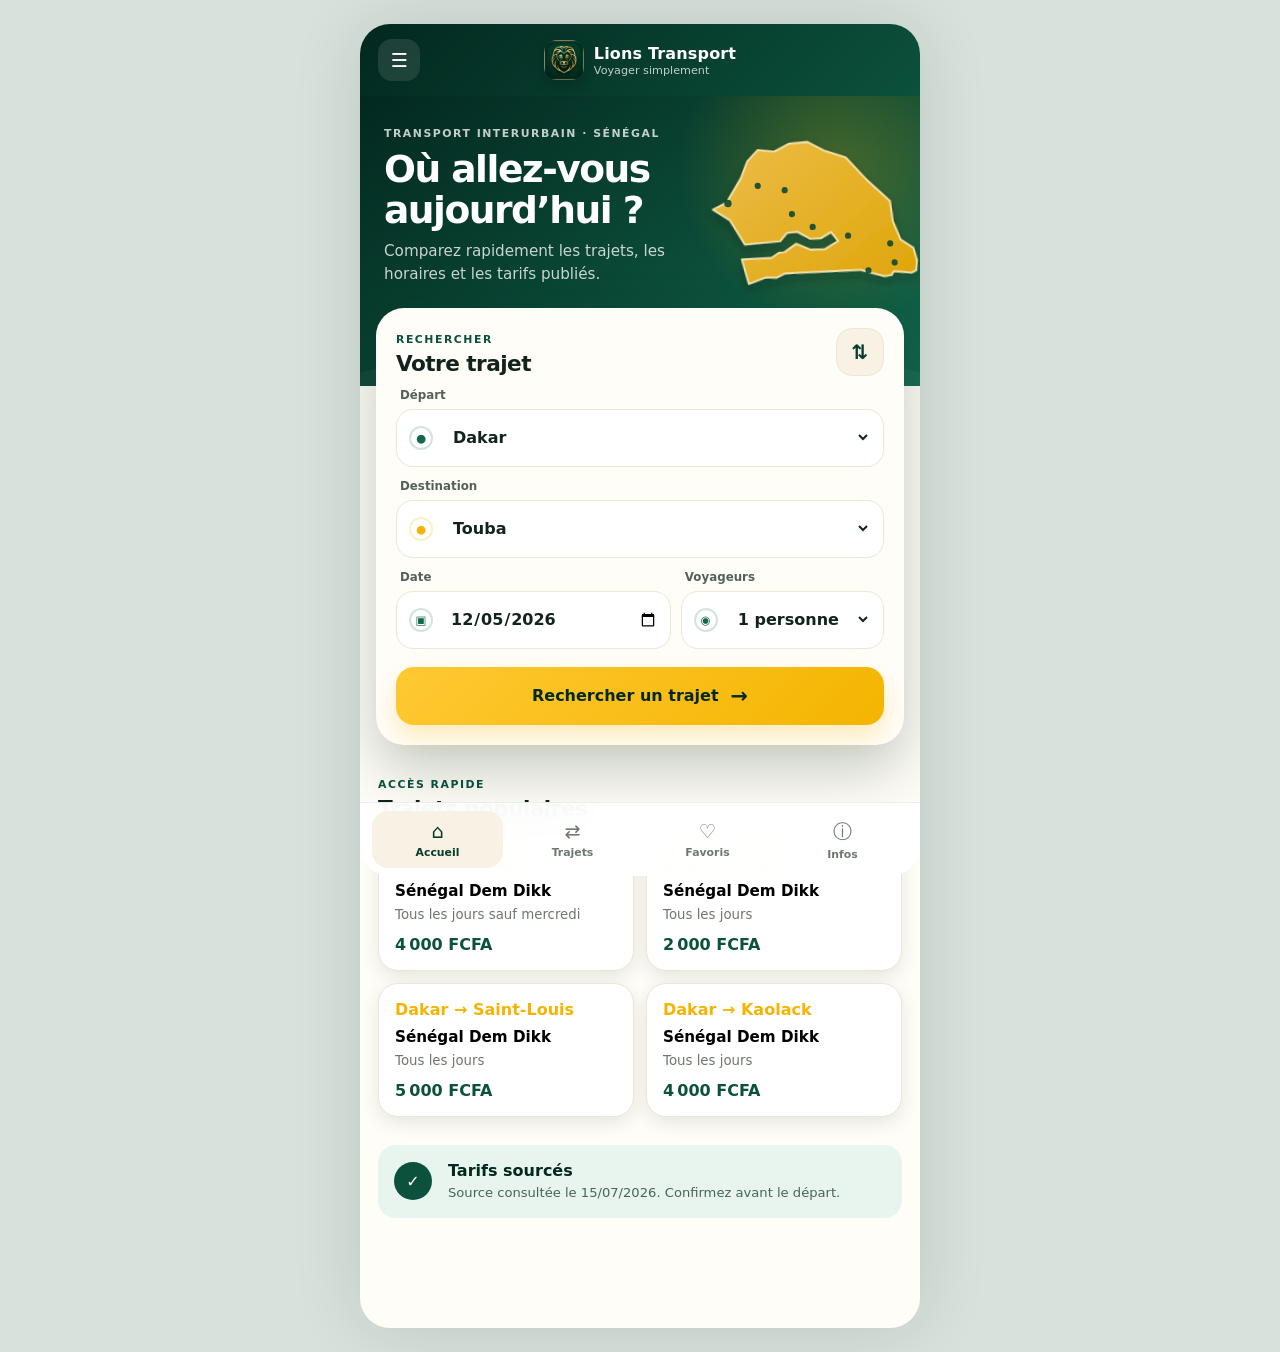
<file: index.html>
<!doctype html>
<html lang="fr">
<head>
  <meta charset="utf-8" />
  <meta name="viewport" content="width=device-width,initial-scale=1,viewport-fit=cover" />
  <meta name="theme-color" content="#073c2d" />
  <meta name="description" content="Consultez les trajets, tarifs, horaires et points de départ interurbains au Sénégal." />
  <title>Lions Transport — Transport interurbain au Sénégal</title>
  <link rel="manifest" href="manifest.webmanifest" />
  <link rel="icon" href="assets/icon-192.png" />
  <link rel="apple-touch-icon" href="assets/icon-192.png" />
  <link rel="stylesheet" href="styles.css" />
</head>
<body>
  <div class="app-shell">
    <header class="topbar">
      <button class="icon-btn" id="menuBtn" aria-label="Ouvrir le menu">☰</button>
      <a class="brand" href="#home" aria-label="Accueil Lions Transport">
        <img class="brand-logo" src="assets/icon-192.png" alt="Logo Lions Transport" />
        <span><strong>Lions Transport</strong><small>Voyager simplement</small></span>
      </a>
      <button class="icon-btn" id="installBtn" aria-label="Installer l’application" hidden>↓</button>
    </header>

    <main>
      <section class="view active" id="homeView" data-view="home">
        <section class="hero">
          <div class="hero-copy">
            <span class="eyebrow">Transport interurbain · Sénégal</span>
            <h1>Où allez-vous aujourd’hui&nbsp;?</h1>
            <p>Comparez rapidement les trajets, les horaires et les tarifs publiés.</p>
          </div>
          <img src="assets/senegal-map.svg" alt="Carte stylisée du Sénégal" class="senegal-map" />
        </section>

        <section class="search-card" aria-labelledby="searchTitle">
          <div class="section-heading compact">
            <div>
              <span class="eyebrow dark">Rechercher</span>
              <h2 id="searchTitle">Votre trajet</h2>
            </div>
            <button class="swap-btn" id="swapBtn" type="button" aria-label="Inverser le départ et la destination">⇅</button>
          </div>

          <form id="searchForm">
            <label class="field">
              <span>Départ</span>
              <span class="field-control"><span class="field-icon">●</span><select id="fromSelect" required></select></span>
            </label>
            <label class="field">
              <span>Destination</span>
              <span class="field-control"><span class="field-icon destination">●</span><select id="toSelect" required></select></span>
            </label>
            <div class="field-grid">
              <label class="field">
                <span>Date</span>
                <span class="field-control"><span class="field-icon">▣</span><input id="dateInput" type="date" required /></span>
              </label>
              <label class="field">
                <span>Voyageurs</span>
                <span class="field-control"><span class="field-icon">◉</span><select id="passengerSelect">
                  <option value="1">1 personne</option>
                  <option value="2">2 personnes</option>
                  <option value="3">3 personnes</option>
                  <option value="4">4 personnes</option>
                  <option value="5">5 personnes</option>
                </select></span>
              </label>
            </div>
            <button class="primary-btn" type="submit">Rechercher un trajet <span>→</span></button>
          </form>
        </section>

        <section class="popular-section">
          <div class="section-heading">
            <div>
              <span class="eyebrow dark">Accès rapide</span>
              <h2>Trajets populaires</h2>
            </div>
          </div>
          <div class="popular-grid" id="popularGrid"></div>
        </section>

        <section class="trust-note">
          <span class="trust-icon">✓</span>
          <div>
            <strong>Tarifs sourcés</strong>
            <p>Source consultée le <span id="sourceDate"></span>. Confirmez avant le départ.</p>
          </div>
        </section>
      </section>

      <section class="view" id="resultsView" data-view="results">
        <div class="page-header">
          <button class="back-btn" data-go="home" aria-label="Retour">←</button>
          <div>
            <span class="eyebrow">Résultats</span>
            <h1 id="resultsTitle">Trajets disponibles</h1>
          </div>
        </div>
        <div class="results-summary" id="resultsSummary"></div>
        <div class="route-list" id="routeList"></div>
      </section>

      <section class="view" id="favoritesView" data-view="favorites">
        <div class="page-header simple">
          <div>
            <span class="eyebrow">Enregistrés</span>
            <h1>Mes favoris</h1>
          </div>
        </div>
        <div class="route-list" id="favoritesList"></div>
      </section>

      <section class="view" id="infoView" data-view="info">
        <div class="page-header simple">
          <div>
            <span class="eyebrow">À propos</span>
            <h1>Informations utiles</h1>
          </div>
        </div>
        <article class="info-card">
          <h2>Avant de voyager</h2>
          <p>Les tarifs, horaires et lieux de départ peuvent être modifiés par le transporteur. Appelez avant de vous rendre au point de départ.</p>
        </article>
        <article class="info-card">
          <h2>Source des données</h2>
          <p>Les données initiales sont issues du réseau interurbain publié par Dakar Dem Dikk.</p>
          <a class="text-link" href="https://demdikk.sn/reseau-interurbain/" target="_blank" rel="noopener">Consulter la source officielle ↗</a>
        </article>
        <article class="info-card">
          <h2>Administration</h2>
          <p>Les trajets peuvent être complétés et mis à jour depuis l’espace administrateur local.</p>
          <a class="secondary-btn" href="admin/">Ouvrir /admin</a>
        </article>
      </section>
    </main>

    <nav class="bottom-nav" aria-label="Navigation principale">
      <button class="nav-item active" data-nav="home"><span>⌂</span><small>Accueil</small></button>
      <button class="nav-item" data-nav="results"><span>⇄</span><small>Trajets</small></button>
      <button class="nav-item" data-nav="favorites"><span>♡</span><small>Favoris</small></button>
      <button class="nav-item" data-nav="info"><span>ⓘ</span><small>Infos</small></button>
    </nav>
  </div>

  <aside class="drawer" id="drawer" aria-hidden="true">
    <div class="drawer-panel">
      <div class="drawer-head">
        <div class="brand"><img class="brand-logo" src="assets/icon-192.png" alt="Logo Lions Transport" /><span><strong>Lions Transport</strong><small>Sénégal</small></span></div>
        <button class="icon-btn dark" id="closeMenuBtn" aria-label="Fermer">×</button>
      </div>
      <button data-drawer-nav="home">Accueil</button>
      <button data-drawer-nav="favorites">Mes favoris</button>
      <button data-drawer-nav="info">Informations</button>
      <a href="admin/">Administration</a>
      <p class="drawer-note">Version de départ · données administrables localement.</p>
    </div>
  </aside>

  <dialog id="routeDialog" class="route-dialog">
    <div id="dialogContent"></div>
  </dialog>

  <div class="toast" id="toast" role="status" aria-live="polite"></div>

  <script src="data.js"></script>
  <script src="app.js"></script>
</body>
</html>
</file>
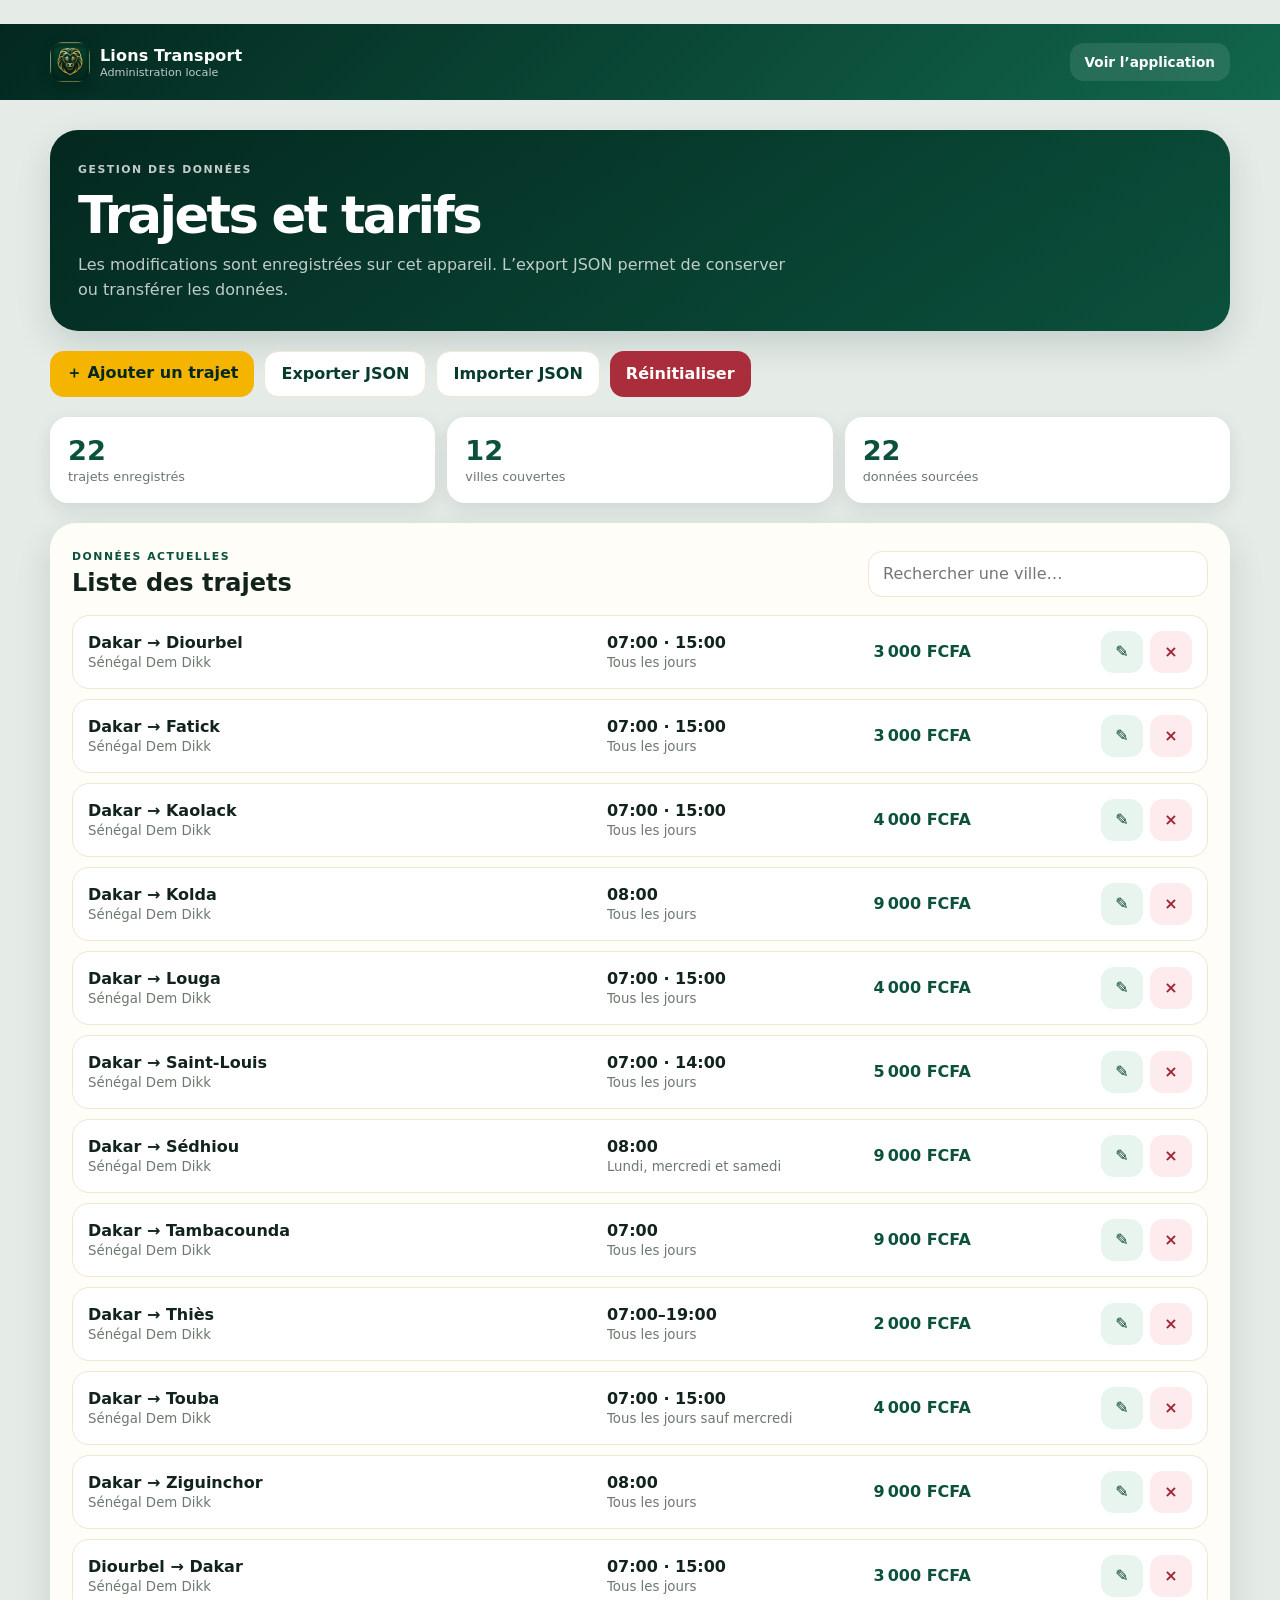
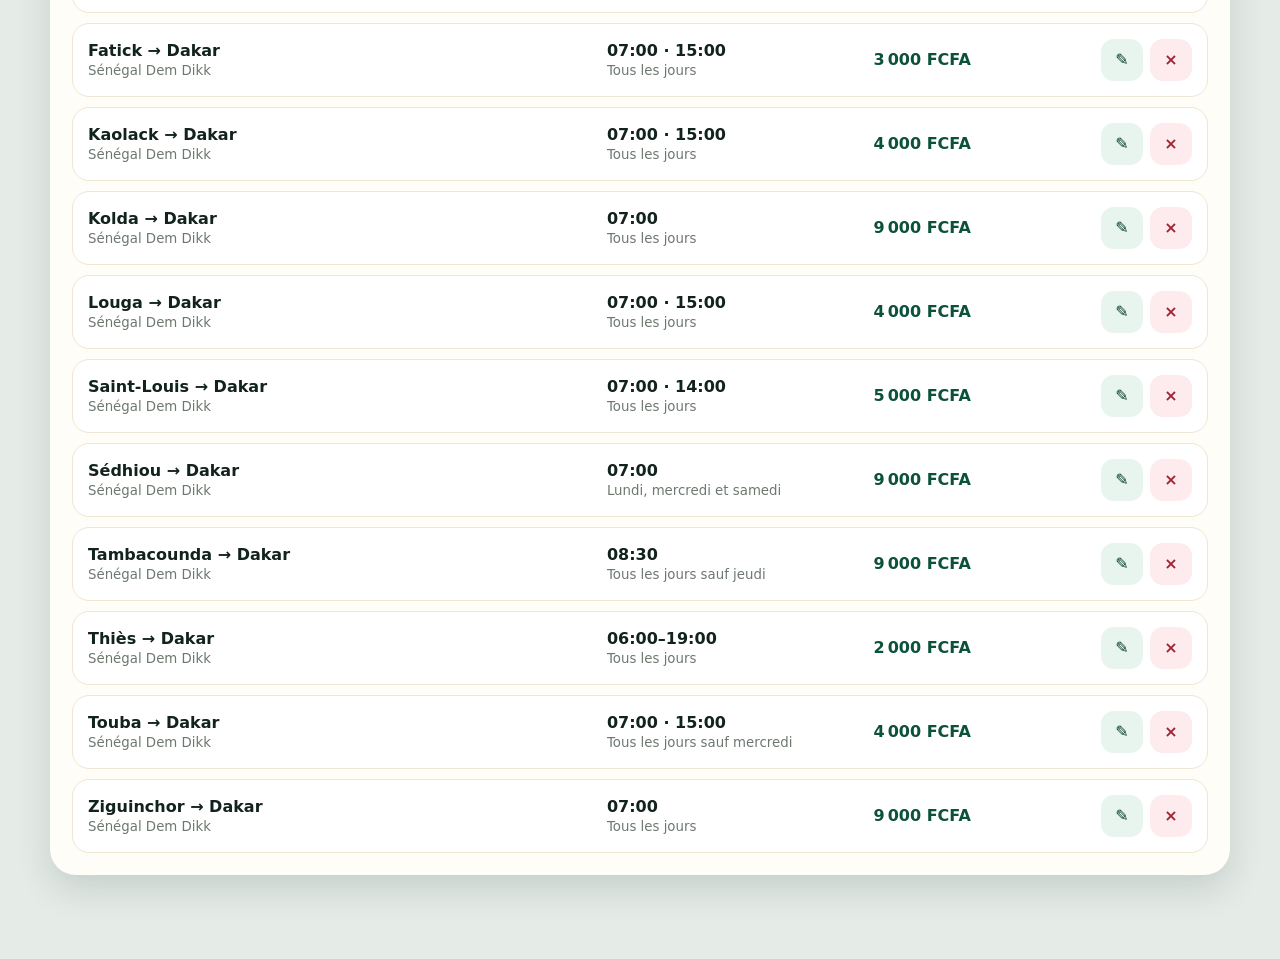
<file: admin/index.html>
<!doctype html>
<html lang="fr">
<head>
  <meta charset="utf-8" />
  <meta name="viewport" content="width=device-width,initial-scale=1" />
  <meta name="theme-color" content="#073c2d" />
  <title>Administration — Lions Transport</title>
  <link rel="icon" href="../assets/icon-192.png" />
  <link rel="stylesheet" href="../styles.css" />
  <link rel="stylesheet" href="admin.css" />
</head>
<body class="admin-body">
  <div class="admin-shell">
    <header class="admin-topbar">
      <a class="brand" href="../">
        <img class="brand-logo" src="../assets/icon-192.png" alt="Logo Lions Transport" />
        <span><strong>Lions Transport</strong><small>Administration locale</small></span>
      </a>
      <a class="admin-back" href="../">Voir l’application</a>
    </header>

    <main class="admin-main">
      <section class="admin-intro">
        <span class="eyebrow">Gestion des données</span>
        <h1>Trajets et tarifs</h1>
        <p>Les modifications sont enregistrées sur cet appareil. L’export JSON permet de conserver ou transférer les données.</p>
      </section>

      <section class="admin-toolbar">
        <button class="admin-primary" id="addRouteBtn">＋ Ajouter un trajet</button>
        <button class="admin-secondary" id="exportBtn">Exporter JSON</button>
        <label class="admin-secondary file-label">Importer JSON<input id="importInput" type="file" accept="application/json" hidden /></label>
        <button class="admin-danger" id="resetBtn">Réinitialiser</button>
      </section>

      <section class="admin-stats" id="adminStats"></section>

      <section class="admin-list-section">
        <div class="admin-list-head">
          <div>
            <span class="eyebrow dark">Données actuelles</span>
            <h2>Liste des trajets</h2>
          </div>
          <input class="admin-search" id="adminSearch" type="search" placeholder="Rechercher une ville…" />
        </div>
        <div class="admin-route-list" id="adminRouteList"></div>
      </section>
    </main>
  </div>

  <dialog id="routeFormDialog" class="admin-dialog">
    <form id="routeForm" method="dialog">
      <div class="admin-dialog-head">
        <div>
          <span class="eyebrow">Édition</span>
          <h2 id="formTitle">Ajouter un trajet</h2>
        </div>
        <button type="button" class="dialog-close" id="closeFormBtn" aria-label="Fermer">×</button>
      </div>
      <div class="admin-form-body">
        <input type="hidden" id="routeId" />
        <div class="admin-form-grid two">
          <label>Ville de départ<input id="routeFrom" required /></label>
          <label>Destination<input id="routeTo" required /></label>
        </div>
        <div class="admin-form-grid two">
          <label>Transporteur<input id="routeOperator" required value="Sénégal Dem Dikk" /></label>
          <label>Type de véhicule<input id="routeVehicle" value="Autocar" /></label>
        </div>
        <div class="admin-form-grid two">
          <label>Tarif FCFA<input id="routePrice" type="number" min="0" step="100" required /></label>
          <label>Horaires, séparés par une virgule<input id="routeTimes" placeholder="07:00, 15:00" /></label>
        </div>
        <label>Fréquence<input id="routeFrequency" placeholder="Tous les jours" /></label>
        <label>Point de départ<textarea id="routeOriginStop" rows="2"></textarea></label>
        <label>Point d’arrivée<textarea id="routeDestinationStop" rows="2"></textarea></label>
        <div class="admin-form-grid two">
          <label>Téléphone<input id="routePhone" inputmode="tel" placeholder="+221…" /></label>
          <label>Note horaire<input id="routeScheduleNote" placeholder="Confirmer avant le départ" /></label>
        </div>
        <label class="check-label"><input id="routeVerified" type="checkbox" checked /> Donnée issue d’une source identifiée</label>
        <div class="admin-form-actions">
          <button type="button" class="admin-secondary" id="cancelFormBtn">Annuler</button>
          <button type="submit" class="admin-primary">Enregistrer</button>
        </div>
      </div>
    </form>
  </dialog>

  <div class="toast" id="toast" role="status" aria-live="polite"></div>
  <script src="../data.js"></script>
  <script src="admin.js"></script>
</body>
</html>
</file>
<file: styles.css>
:root {
  --green-950: #03281f;
  --green-900: #063b2d;
  --green-800: #0b513c;
  --green-700: #11664b;
  --gold-500: #f4b400;
  --gold-400: #ffc933;
  --gold-200: #ffe7a1;
  --ivory-50: #fffdf8;
  --ivory-100: #f8f2e5;
  --ivory-200: #efe6d3;
  --ink: #12231c;
  --muted: #6d786f;
  --danger: #b72d3c;
  --white: #ffffff;
  --shadow-lg: 0 24px 60px rgba(2, 34, 25, 0.24);
  --shadow-md: 0 14px 35px rgba(2, 34, 25, 0.14);
  --shadow-sm: 0 6px 18px rgba(2, 34, 25, 0.10);
  --radius-xl: 28px;
  --radius-lg: 22px;
  --radius-md: 16px;
  --safe-bottom: env(safe-area-inset-bottom, 0px);
}

* { box-sizing: border-box; }
html { scroll-behavior: smooth; }
body {
  margin: 0;
  min-height: 100vh;
  background: #d7e2dc;
  color: var(--ink);
  font-family: Inter, ui-sans-serif, system-ui, -apple-system, BlinkMacSystemFont, "Segoe UI", sans-serif;
  -webkit-font-smoothing: antialiased;
}
button, input, select { font: inherit; }
button, a { -webkit-tap-highlight-color: transparent; }
button { cursor: pointer; }
a { color: inherit; }

.app-shell {
  width: min(100%, 560px);
  min-height: 100vh;
  margin: 0 auto;
  position: relative;
  background: var(--ivory-50);
  box-shadow: 0 0 70px rgba(0,0,0,.12);
  overflow-x: hidden;
}

.topbar {
  position: sticky;
  top: 0;
  z-index: 20;
  display: grid;
  grid-template-columns: 48px 1fr 48px;
  align-items: center;
  gap: 8px;
  min-height: 72px;
  padding: 10px 18px;
  color: var(--white);
  background: linear-gradient(135deg, var(--green-950), var(--green-800));
}
.brand {
  display: inline-flex;
  align-items: center;
  justify-content: center;
  gap: 10px;
  text-decoration: none;
}
.brand-logo {
  width: 40px;
  height: 40px;
  border-radius: 13px;
  object-fit: cover;
  flex: 0 0 auto;
  box-shadow: 0 5px 14px rgba(0,0,0,.18);
}
.brand-mark {
  width: 38px;
  height: 38px;
  border-radius: 13px;
  display: inline-grid;
  place-items: center;
  font-weight: 900;
  background: var(--gold-500);
  color: var(--green-950);
  box-shadow: inset 0 1px 0 rgba(255,255,255,.35);
}
.brand strong, .brand small { display: block; }
.brand strong { font-size: 1rem; letter-spacing: .01em; }
.brand small { margin-top: 1px; font-size: .7rem; opacity: .75; }
.icon-btn {
  border: 0;
  width: 42px;
  height: 42px;
  border-radius: 14px;
  color: inherit;
  background: rgba(255,255,255,.1);
  font-size: 1.2rem;
}
.icon-btn:active { transform: scale(.97); }
.icon-btn.dark { color: var(--ink); background: var(--ivory-100); }

main { min-height: calc(100vh - 72px); padding-bottom: calc(92px + var(--safe-bottom)); }
.view { display: none; }
.view.active { display: block; }

.hero {
  position: relative;
  min-height: 250px;
  padding: 26px 24px 100px;
  color: var(--white);
  background:
    radial-gradient(circle at 85% 25%, rgba(244,180,0,.25), transparent 30%),
    linear-gradient(145deg, var(--green-950), var(--green-700));
  overflow: hidden;
}
.hero::after {
  content: "";
  position: absolute;
  inset: auto -20% -55% -20%;
  height: 70%;
  border-radius: 50%;
  background: rgba(255,255,255,.04);
}
.hero-copy { position: relative; z-index: 2; max-width: 64%; }
.eyebrow {
  display: inline-block;
  text-transform: uppercase;
  letter-spacing: .14em;
  font-size: .68rem;
  font-weight: 800;
  opacity: .76;
}
.eyebrow.dark { color: var(--green-800); opacity: 1; }
.hero h1, .page-header h1 {
  margin: 8px 0 10px;
  line-height: 1.08;
  font-size: clamp(1.8rem, 6vw, 2.35rem);
  letter-spacing: -.04em;
}
.hero p { margin: 0; color: rgba(255,255,255,.78); line-height: 1.5; font-size: .95rem; }
.senegal-map {
  position: absolute;
  right: -42px;
  top: 24px;
  width: 260px;
  height: 180px;
  object-fit: contain;
  transform: rotate(-4deg);
  opacity: .96;
  filter: saturate(.95);
}

.search-card {
  position: relative;
  z-index: 5;
  margin: -78px 16px 0;
  padding: 20px;
  border-radius: var(--radius-xl);
  background: var(--ivory-50);
  box-shadow: var(--shadow-lg);
}
.section-heading {
  display: flex;
  align-items: center;
  justify-content: space-between;
  gap: 16px;
  margin-bottom: 16px;
}
.section-heading.compact { margin-bottom: 12px; }
.section-heading h2 { margin: 4px 0 0; font-size: 1.35rem; letter-spacing: -.025em; }
.swap-btn {
  width: 48px;
  height: 48px;
  border: 1px solid var(--ivory-200);
  border-radius: 16px;
  background: var(--ivory-100);
  color: var(--green-900);
  font-weight: 900;
  font-size: 1.25rem;
}

.field { display: block; margin-top: 12px; }
.field > span:first-child {
  display: block;
  margin: 0 0 7px 4px;
  color: #536159;
  font-size: .74rem;
  font-weight: 800;
}
.field-control {
  min-height: 58px;
  display: grid;
  grid-template-columns: 34px 1fr;
  align-items: center;
  gap: 6px;
  border: 1px solid var(--ivory-200);
  border-radius: 17px;
  background: var(--white);
  padding: 0 12px;
  transition: .2s ease;
}
.field-control:focus-within {
  border-color: rgba(244,180,0,.75);
  box-shadow: 0 0 0 4px rgba(244,180,0,.13);
}
.field-icon {
  width: 24px;
  height: 24px;
  display: grid;
  place-items: center;
  color: var(--green-700);
  font-size: .72rem;
  border: 2px solid rgba(17,102,75,.18);
  border-radius: 50%;
}
.field-icon.destination { color: var(--gold-500); border-color: rgba(244,180,0,.22); }
select, input[type="date"] {
  width: 100%;
  min-width: 0;
  border: 0;
  outline: 0;
  background: transparent;
  color: var(--ink);
  font-weight: 800;
}
.field-grid { display: grid; grid-template-columns: 1.15fr .85fr; gap: 10px; }
.primary-btn, .secondary-btn {
  min-height: 58px;
  border: 0;
  border-radius: 18px;
  display: inline-flex;
  align-items: center;
  justify-content: center;
  gap: 12px;
  text-decoration: none;
  font-weight: 900;
}
.primary-btn {
  width: 100%;
  margin-top: 18px;
  padding: 0 20px;
  background: linear-gradient(135deg, var(--gold-400), var(--gold-500));
  color: var(--green-950);
  box-shadow: 0 12px 24px rgba(244,180,0,.24);
}
.primary-btn span { font-size: 1.3rem; }
.primary-btn:active { transform: translateY(1px); }
.secondary-btn {
  padding: 0 18px;
  min-height: 48px;
  background: var(--green-900);
  color: var(--white);
}

.popular-section { padding: 28px 18px 10px; }
.popular-grid {
  display: grid;
  grid-template-columns: repeat(2, 1fr);
  gap: 12px;
}
.popular-card {
  border: 1px solid var(--ivory-200);
  border-radius: 20px;
  padding: 16px;
  text-align: left;
  background: var(--white);
  box-shadow: var(--shadow-sm);
}
.popular-card .route-arrow { color: var(--gold-500); font-weight: 900; }
.popular-card strong { display: block; margin: 9px 0 4px; font-size: .95rem; }
.popular-card small { color: var(--muted); }
.popular-card .price { display: block; margin-top: 12px; color: var(--green-800); font-weight: 900; }

.trust-note {
  margin: 18px;
  padding: 16px;
  display: grid;
  grid-template-columns: 42px 1fr;
  gap: 12px;
  align-items: center;
  border-radius: 18px;
  color: var(--green-950);
  background: #e7f5ee;
}
.trust-icon {
  width: 38px; height: 38px; border-radius: 50%; display: grid; place-items: center;
  background: var(--green-800); color: white; font-weight: 900;
}
.trust-note strong { display: block; margin-bottom: 4px; }
.trust-note p { margin: 0; font-size: .82rem; color: #496459; line-height: 1.4; }

.page-header {
  min-height: 160px;
  padding: 30px 22px;
  display: flex;
  align-items: center;
  gap: 14px;
  color: var(--white);
  background:
    radial-gradient(circle at 85% 15%, rgba(244,180,0,.23), transparent 30%),
    linear-gradient(145deg, var(--green-950), var(--green-700));
}
.page-header.simple { min-height: 145px; padding-left: 24px; }
.page-header h1 { margin-bottom: 0; }
.back-btn {
  flex: 0 0 auto;
  width: 46px; height: 46px;
  border: 0;
  border-radius: 15px;
  background: rgba(255,255,255,.11);
  color: white;
  font-size: 1.3rem;
}
.results-summary {
  margin: -30px 16px 18px;
  position: relative;
  z-index: 3;
  padding: 16px 18px;
  border-radius: 20px;
  background: var(--white);
  box-shadow: var(--shadow-md);
}
.results-summary strong { display: block; }
.results-summary p { margin: 6px 0 0; color: var(--muted); font-size: .84rem; }
.route-list { padding: 0 16px 22px; display: grid; gap: 14px; }
.route-card {
  padding: 18px;
  border: 1px solid var(--ivory-200);
  border-radius: 22px;
  background: var(--white);
  box-shadow: var(--shadow-sm);
}
.route-card-head {
  display: flex;
  align-items: flex-start;
  justify-content: space-between;
  gap: 12px;
}
.route-card h3 { margin: 2px 0 4px; font-size: 1.1rem; }
.operator { color: var(--muted); font-size: .78rem; }
.badges { display: flex; flex-wrap: wrap; gap: 7px; margin-top: 11px; }
.badge {
  display: inline-flex; align-items: center; gap: 5px;
  padding: 6px 9px;
  border-radius: 999px;
  font-size: .7rem;
  font-weight: 800;
  color: var(--green-800);
  background: #e9f4ef;
}
.badge.gold { color: #6d4a00; background: #fff2c7; }
.favorite-btn {
  border: 0;
  width: 40px; height: 40px;
  border-radius: 14px;
  background: var(--ivory-100);
  color: var(--green-900);
  font-size: 1.25rem;
}
.favorite-btn.active { color: var(--danger); background: #fdebed; }
.route-main {
  margin: 16px 0;
  padding: 15px;
  border-radius: 17px;
  display: grid;
  grid-template-columns: 1fr auto;
  gap: 10px;
  align-items: center;
  background: var(--ivory-100);
}
.route-main strong { display: block; font-size: 1.05rem; }
.route-main small { color: var(--muted); }
.route-price { text-align: right; color: var(--green-800); }
.route-price strong { font-size: 1.25rem; }
.route-details { display: grid; gap: 9px; }
.detail-line { display: grid; grid-template-columns: 24px 1fr; gap: 8px; font-size: .83rem; color: #405047; }
.route-actions { display: grid; grid-template-columns: 1fr 1fr; gap: 9px; margin-top: 16px; }
.action-btn {
  min-height: 46px;
  border-radius: 15px;
  border: 1px solid var(--ivory-200);
  background: var(--white);
  color: var(--green-900);
  font-weight: 900;
}
.action-btn.primary { background: var(--green-900); color: white; border-color: var(--green-900); }
.empty-state {
  padding: 32px 20px;
  border-radius: 22px;
  text-align: center;
  background: var(--ivory-100);
  color: var(--muted);
}
.empty-state .empty-icon { font-size: 2rem; display: block; margin-bottom: 12px; }
.empty-state h3 { color: var(--ink); margin: 0 0 8px; }
.empty-state p { margin: 0; line-height: 1.5; }

.info-card {
  margin: 16px;
  padding: 20px;
  border-radius: 22px;
  background: var(--white);
  border: 1px solid var(--ivory-200);
  box-shadow: var(--shadow-sm);
}
.info-card h2 { margin: 0 0 10px; font-size: 1.15rem; }
.info-card p { margin: 0 0 14px; color: var(--muted); line-height: 1.6; }
.text-link { font-weight: 900; color: var(--green-700); }

.bottom-nav {
  position: fixed;
  left: 50%;
  transform: translateX(-50%);
  bottom: 0;
  z-index: 30;
  width: min(100%, 560px);
  min-height: calc(74px + var(--safe-bottom));
  padding: 8px 12px calc(8px + var(--safe-bottom));
  display: grid;
  grid-template-columns: repeat(4, 1fr);
  gap: 4px;
  background: rgba(255,255,255,.94);
  border-top: 1px solid rgba(6,59,45,.08);
  backdrop-filter: blur(18px);
}
.nav-item {
  border: 0;
  border-radius: 16px;
  background: transparent;
  color: #6d786f;
  min-height: 55px;
  display: grid;
  place-items: center;
  align-content: center;
  gap: 3px;
}
.nav-item span { font-size: 1.2rem; }
.nav-item small { font-size: .68rem; font-weight: 800; }
.nav-item.active { color: var(--green-900); background: var(--ivory-100); }

.drawer {
  position: fixed;
  inset: 0;
  z-index: 50;
  visibility: hidden;
  opacity: 0;
  background: rgba(0,24,18,.45);
  transition: .2s ease;
}
.drawer.open { visibility: visible; opacity: 1; }
.drawer-panel {
  width: min(84vw, 360px);
  height: 100%;
  padding: 18px;
  background: var(--ivory-50);
  transform: translateX(-100%);
  transition: .24s ease;
}
.drawer.open .drawer-panel { transform: translateX(0); }
.drawer-head { display: flex; align-items: center; justify-content: space-between; margin-bottom: 24px; }
.drawer-head .brand { justify-content: flex-start; color: var(--ink); }
.drawer-panel > button, .drawer-panel > a {
  width: 100%;
  min-height: 52px;
  padding: 0 16px;
  display: flex;
  align-items: center;
  border: 0;
  border-radius: 15px;
  background: transparent;
  color: var(--ink);
  text-decoration: none;
  font-weight: 800;
}
.drawer-panel > button:hover, .drawer-panel > a:hover { background: var(--ivory-100); }
.drawer-note { margin: 24px 12px; font-size: .78rem; color: var(--muted); line-height: 1.5; }

.route-dialog {
  width: min(calc(100% - 28px), 520px);
  max-height: 86vh;
  padding: 0;
  border: 0;
  border-radius: 26px;
  overflow: auto;
  background: var(--ivory-50);
  box-shadow: var(--shadow-lg);
}
.route-dialog::backdrop { background: rgba(0,24,18,.62); backdrop-filter: blur(4px); }
.dialog-hero {
  padding: 22px;
  color: white;
  background: linear-gradient(145deg, var(--green-950), var(--green-700));
}
.dialog-hero-top { display: flex; justify-content: space-between; gap: 12px; }
.dialog-close {
  width: 40px; height: 40px; border: 0; border-radius: 13px;
  color: white; background: rgba(255,255,255,.12); font-size: 1.2rem;
}
.dialog-body { padding: 20px; }
.dialog-price { font-size: 1.7rem; font-weight: 950; color: var(--green-800); }
.dialog-list { display: grid; gap: 12px; margin: 18px 0; }
.dialog-item { padding: 14px; border-radius: 16px; background: var(--white); border: 1px solid var(--ivory-200); }
.dialog-item strong { display: block; margin-bottom: 5px; }
.dialog-item span { color: var(--muted); line-height: 1.5; font-size: .86rem; }
.dialog-actions { display: grid; grid-template-columns: 1fr 1fr; gap: 10px; }

.toast {
  position: fixed;
  left: 50%;
  bottom: calc(92px + var(--safe-bottom));
  z-index: 100;
  width: min(calc(100% - 34px), 430px);
  transform: translate(-50%, 20px);
  opacity: 0;
  pointer-events: none;
  padding: 13px 16px;
  border-radius: 15px;
  background: var(--green-950);
  color: white;
  text-align: center;
  font-size: .84rem;
  font-weight: 800;
  transition: .2s ease;
}
.toast.show { opacity: 1; transform: translate(-50%, 0); }

@media (max-width: 390px) {
  .hero-copy { max-width: 70%; }
  .senegal-map { width: 230px; right: -58px; }
  .field-grid { grid-template-columns: 1fr; }
  .popular-grid { grid-template-columns: 1fr; }
}

@media (min-width: 700px) {
  body { padding: 24px 0; }
  .app-shell { min-height: calc(100vh - 48px); border-radius: 30px; overflow: hidden; }
  .bottom-nav { bottom: 24px; border-radius: 0 0 30px 30px; }
}
</file>
<file: admin/admin.css>
.admin-body { background: #e5ece8; }
.admin-shell { min-height: 100vh; }
.admin-topbar {
  min-height: 76px;
  padding: 12px max(18px, calc((100vw - 1180px)/2));
  display: flex;
  align-items: center;
  justify-content: space-between;
  gap: 16px;
  color: white;
  background: linear-gradient(135deg, var(--green-950), var(--green-700));
}
.admin-topbar .brand { justify-content: flex-start; }
.admin-back { padding: 11px 15px; border-radius: 14px; background: rgba(255,255,255,.1); text-decoration: none; font-weight: 800; font-size: .85rem; }
.admin-main { width: min(1180px, calc(100% - 28px)); margin: 0 auto; padding: 30px 0 60px; }
.admin-intro { padding: 28px; border-radius: 28px; color: white; background: linear-gradient(145deg, var(--green-950), var(--green-800)); box-shadow: var(--shadow-md); }
.admin-intro h1 { margin: 8px 0; font-size: clamp(2rem, 5vw, 3.2rem); letter-spacing: -.05em; }
.admin-intro p { max-width: 720px; margin: 0; color: rgba(255,255,255,.75); line-height: 1.55; }
.admin-toolbar { display: flex; flex-wrap: wrap; gap: 10px; margin: 20px 0; }
.admin-primary, .admin-secondary, .admin-danger, .file-label {
  min-height: 46px; padding: 0 16px; border-radius: 14px; border: 0; display: inline-flex; align-items: center; justify-content: center; font-weight: 900; cursor: pointer; text-decoration: none;
}
.admin-primary { color: var(--green-950); background: var(--gold-500); }
.admin-secondary { color: var(--green-900); background: white; border: 1px solid var(--ivory-200); }
.admin-danger { color: white; background: #a92d3a; }
.admin-stats { display: grid; grid-template-columns: repeat(3, 1fr); gap: 12px; margin-bottom: 20px; }
.stat-card { padding: 18px; border-radius: 18px; background: white; box-shadow: var(--shadow-sm); }
.stat-card strong { display: block; font-size: 1.7rem; color: var(--green-800); }
.stat-card span { color: var(--muted); font-size: .8rem; }
.admin-list-section { padding: 22px; border-radius: 26px; background: var(--ivory-50); box-shadow: var(--shadow-md); }
.admin-list-head { display: flex; align-items: end; justify-content: space-between; gap: 16px; margin-bottom: 18px; }
.admin-list-head h2 { margin: 5px 0 0; }
.admin-search { width: min(340px, 100%); min-height: 46px; border-radius: 14px; border: 1px solid var(--ivory-200); padding: 0 14px; outline: 0; }
.admin-search:focus { border-color: var(--gold-500); box-shadow: 0 0 0 4px rgba(244,180,0,.12); }
.admin-route-list { display: grid; gap: 10px; }
.admin-route-card { display: grid; grid-template-columns: 1.3fr .65fr .55fr auto; gap: 14px; align-items: center; padding: 15px; border-radius: 17px; border: 1px solid var(--ivory-200); background: white; }
.admin-route-card strong { display: block; }
.admin-route-card small { display: block; margin-top: 3px; color: var(--muted); }
.admin-route-price { font-weight: 900; color: var(--green-800); }
.admin-card-actions { display: flex; gap: 7px; }
.admin-card-actions button { min-width: 42px; height: 42px; border: 0; border-radius: 13px; font-weight: 900; }
.edit-btn { color: var(--green-900); background: #e7f5ee; }
.delete-btn { color: #9d2432; background: #fdebed; }
.admin-dialog { width: min(760px, calc(100% - 24px)); max-height: 92vh; padding: 0; border: 0; border-radius: 25px; overflow: auto; }
.admin-dialog::backdrop { background: rgba(0,24,18,.65); backdrop-filter: blur(4px); }
.admin-dialog-head { padding: 20px 22px; display: flex; justify-content: space-between; color: white; background: linear-gradient(145deg, var(--green-950), var(--green-700)); }
.admin-dialog-head h2 { margin: 5px 0 0; }
.admin-form-body { padding: 22px; display: grid; gap: 14px; }
.admin-form-grid { display: grid; gap: 12px; }
.admin-form-grid.two { grid-template-columns: repeat(2, 1fr); }
.admin-form-body label { display: grid; gap: 6px; font-size: .78rem; font-weight: 800; color: #4f5d55; }
.admin-form-body input, .admin-form-body textarea { width: 100%; border: 1px solid var(--ivory-200); border-radius: 13px; padding: 12px; outline: 0; background: white; color: var(--ink); }
.admin-form-body input:focus, .admin-form-body textarea:focus { border-color: var(--gold-500); box-shadow: 0 0 0 4px rgba(244,180,0,.12); }
.check-label { display: flex !important; grid-template-columns: auto 1fr; align-items: center; }
.check-label input { width: 20px; height: 20px; }
.admin-form-actions { display: flex; justify-content: flex-end; gap: 10px; padding-top: 8px; }
@media (max-width: 760px) {
  .admin-topbar { padding-inline: 14px; }
  .admin-back { font-size: 0; width: 46px; }
  .admin-back::after { content: "←"; font-size: 1rem; }
  .admin-stats { grid-template-columns: 1fr; }
  .admin-list-head { align-items: stretch; flex-direction: column; }
  .admin-search { width: 100%; }
  .admin-route-card { grid-template-columns: 1fr auto; }
  .admin-route-card > :nth-child(2), .admin-route-card > :nth-child(3) { grid-column: 1; }
  .admin-card-actions { grid-column: 2; grid-row: 1 / span 3; flex-direction: column; }
  .admin-form-grid.two { grid-template-columns: 1fr; }
}
</file>
